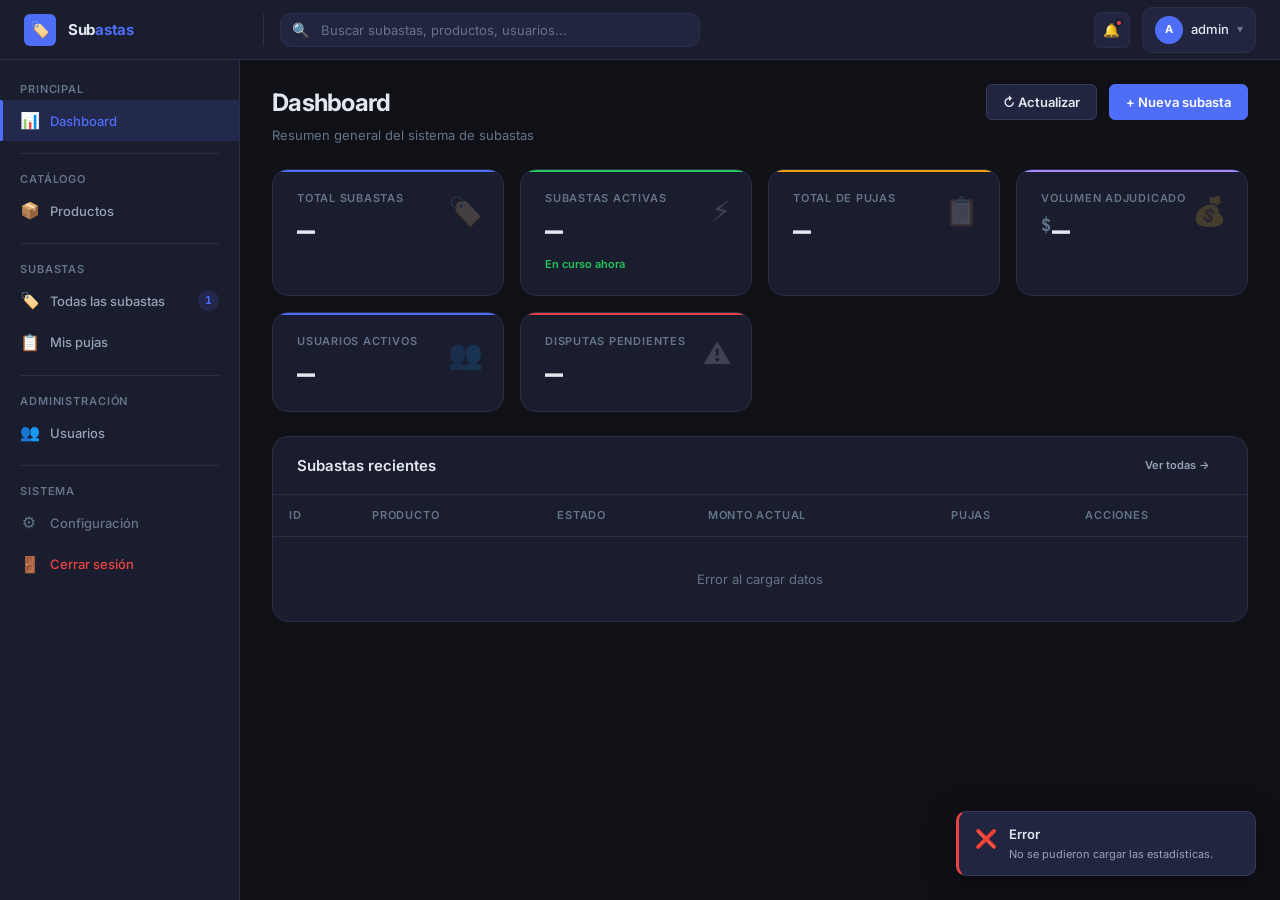
<file: index.html>
<!DOCTYPE html>
<html lang="es">

<head>
  <meta charset="UTF-8">
  <meta name="viewport" content="width=device-width, initial-scale=1.0">
  <title>Subastas Online — Panel de Gestión</title>
  <link rel="preconnect" href="https://fonts.googleapis.com">
  <link rel="preconnect" href="https://fonts.gstatic.com" crossorigin>
  <link
    href="https://fonts.googleapis.com/css2?family=Inter:wght@400;500;600;700&family=JetBrains+Mono:wght@400;600;700&display=swap"
    rel="stylesheet">
  <link rel="stylesheet" href="css/styles.css">
</head>

<body>

  <!-- ═══════════════════════════════════════════════════════════
    APP SHELL
═══════════════════════════════════════════════════════════ -->
  <div class="app-shell">

    <!-- ── HEADER ─────────────────────────────────────────────── -->
    <header class="app-header">
      <a href="#" class="header-logo">
        <div class="header-logo-icon">🏷️</div>
        <span class="header-logo-text">Sub<span>astas</span></span>
      </a>

      <button id="sidebar-toggle" class="btn btn-ghost btn-icon" style="display:none" aria-label="Menú">☰</button>

      <div class="header-search">
        <span class="header-search-icon">🔍</span>
        <input type="search" placeholder="Buscar subastas, productos, usuarios...">
      </div>

      <div class="header-actions">
        <button class="header-notif-btn" aria-label="Notificaciones">
          🔔
          <span class="notif-dot"></span>
        </button>
        <div class="header-user">
          <div class="header-avatar">A</div>
          <span class="header-username">admin</span>
          <span style="color:var(--text-muted);font-size:12px;">▾</span>
        </div>
      </div>
    </header>

    <!-- ── SIDEBAR ────────────────────────────────────────────── -->
    <aside class="app-sidebar" id="app-sidebar">

      <span class="sidebar-section-label">Principal</span>

      <a class="sidebar-nav-item active" data-page="page-dashboard">
        <span class="sidebar-nav-icon">📊</span>
        Dashboard
      </a>

      <div class="sidebar-divider"></div>
      <span class="sidebar-section-label">Catálogo</span>

      <a class="sidebar-nav-item" data-page="page-productos">
        <span class="sidebar-nav-icon">📦</span>
        Productos
      </a>

      <div class="sidebar-divider"></div>
      <span class="sidebar-section-label">Subastas</span>

      <a class="sidebar-nav-item" data-page="page-subastas">
        <span class="sidebar-nav-icon">🏷️</span>
        Todas las subastas
        <span class="sidebar-badge" id="badge-activas">1</span>
      </a>

      <a class="sidebar-nav-item" data-page="page-pujas">
        <span class="sidebar-nav-icon">📋</span>
        Mis pujas
      </a>

      <div class="sidebar-divider"></div>
      <span class="sidebar-section-label">Administración</span>

      <a class="sidebar-nav-item" data-page="page-usuarios">
        <span class="sidebar-nav-icon">👥</span>
        Usuarios
        <span class="sidebar-badge danger" id="badge-bloqueados" style="display:none">!</span>
      </a>

      <div class="sidebar-divider"></div>
      <span class="sidebar-section-label">Sistema</span>

      <a class="sidebar-nav-item" style="color:var(--text-muted)">
        <span class="sidebar-nav-icon">⚙️</span>
        Configuración
      </a>

      <a class="sidebar-nav-item" style="color:var(--danger)" onclick="API.AuthService.logout()">
        <span class="sidebar-nav-icon">🚪</span>
        Cerrar sesión
      </a>
    </aside>

    <!-- ── MAIN CONTENT ───────────────────────────────────────── -->
    <main class="app-main">

      <!-- ═══ DASHBOARD ═══════════════════════════════════════ -->
      <section id="page-dashboard" class="page-section">

        <div class="page-header">
          <div>
            <h1 class="page-title">Dashboard</h1>
            <p class="page-subtitle">Resumen general del sistema de subastas</p>
          </div>
          <div class="page-actions">
            <button class="btn btn-secondary" onclick="App.Dashboard.init()">↻ Actualizar</button>
            <button class="btn btn-primary" onclick="App.Subastas.openFormNuevo(); UI.setActivePage('page-subastas')">+
              Nueva subasta</button>
          </div>
        </div>

        <!-- Métricas -->
        <div class="metrics-grid">
          <div class="metric-card accent">
            <div class="metric-icon">🏷️</div>
            <div class="metric-label">Total subastas</div>
            <div class="metric-value" id="stat-subastas">—</div>
          </div>
          <div class="metric-card success">
            <div class="metric-icon">⚡</div>
            <div class="metric-label">Subastas activas</div>
            <div class="metric-value" id="stat-activas">—</div>
            <div class="metric-delta up" id="stat-activas-delta">En curso ahora</div>
          </div>
          <div class="metric-card warning">
            <div class="metric-icon">📋</div>
            <div class="metric-label">Total de pujas</div>
            <div class="metric-value" id="stat-pujas">—</div>
          </div>
          <div class="metric-card purple">
            <div class="metric-icon">💰</div>
            <div class="metric-label">Volumen adjudicado</div>
            <div class="metric-value money" id="stat-monto">—</div>
          </div>
          <div class="metric-card accent">
            <div class="metric-icon">👥</div>
            <div class="metric-label">Usuarios activos</div>
            <div class="metric-value" id="stat-usuarios">—</div>
          </div>
          <div class="metric-card danger">
            <div class="metric-icon">⚠️</div>
            <div class="metric-label">Disputas pendientes</div>
            <div class="metric-value" id="stat-disputas">—</div>
          </div>
        </div>

        <!-- Subastas recientes -->
        <div class="card">
          <div class="card-header">
            <span class="card-title">Subastas recientes</span>
            <button class="btn btn-ghost btn-sm" onclick="UI.setActivePage('page-subastas'); App.Subastas.init()">Ver
              todas →</button>
          </div>
          <div class="table-wrap">
            <table>
              <thead>
                <tr>
                  <th>ID</th>
                  <th>Producto</th>
                  <th>Estado</th>
                  <th>Monto actual</th>
                  <th>Pujas</th>
                  <th>Acciones</th>
                </tr>
              </thead>
              <tbody id="recent-auctions-body">
                <tr>
                  <td colspan="6" style="text-align:center;padding:2rem;color:var(--text-muted)">Cargando...</td>
                </tr>
              </tbody>
            </table>
          </div>
        </div>

      </section>

      <!-- ═══ PRODUCTOS ════════════════════════════════════════ -->
      <section id="page-productos" class="page-section hidden">

        <div class="page-header">
          <div>
            <h1 class="page-title">Productos</h1>
            <p class="page-subtitle">Gestioná el catálogo de productos disponibles para subastar</p>
          </div>
          <div class="page-actions">
            <button class="btn btn-primary" id="btn-nuevo-producto">+ Nuevo producto</button>
          </div>
        </div>

        <div class="card">
          <div class="table-filters">
            <div class="filter-search">
              <span class="filter-search-icon">🔍</span>
              <input type="search" id="productos-search" placeholder="Buscar por título...">
            </div>
            <select class="filter-select" id="productos-cat-filter">
              <option value="">Todas las categorías</option>
            </select>
            <span class="filter-count" id="productos-count"></span>
          </div>
          <div class="table-wrap">
            <table>
              <thead>
                <tr>
                  <th>ID</th>
                  <th>Título</th>
                  <th>Condición</th>
                  <th>Categoría</th>
                  <th>Vendedor</th>
                  <th>Acciones</th>
                </tr>
              </thead>
              <tbody id="productos-body">
                <tr>
                  <td colspan="6" style="text-align:center;padding:2rem;color:var(--text-muted)">Cargando...</td>
                </tr>
              </tbody>
            </table>
          </div>
        </div>

      </section>

      <!-- ═══ SUBASTAS ═════════════════════════════════════════ -->
      <section id="page-subastas" class="page-section hidden">

        <div class="page-header">
          <div>
            <h1 class="page-title">Subastas</h1>
            <p class="page-subtitle">Administrá el ciclo completo de cada subasta</p>
          </div>
          <div class="page-actions">
            <button class="btn btn-secondary" onclick="App.Subastas.render()">↻ Actualizar</button>
            <button class="btn btn-primary" id="btn-nueva-subasta">+ Nueva subasta</button>
          </div>
        </div>

        <div class="card">
          <div class="table-filters">
            <div class="filter-search">
              <span class="filter-search-icon">🔍</span>
              <input type="search" id="subastas-search" placeholder="Buscar por producto...">
            </div>
            <select class="filter-select" id="subastas-estado-filter">
              <option value="">Todos los estados</option>
              <option value="BORRADOR">Borrador</option>
              <option value="PUBLICADA">Publicada</option>
              <option value="ACTIVA">Activa</option>
              <option value="ADJUDICADA">Adjudicada</option>
              <option value="FINALIZADA">Finalizada</option>
              <option value="CANCELADA">Cancelada</option>
              <option value="EN_DISPUTA">En disputa</option>
            </select>
            <span class="filter-count" id="subastas-count"></span>
          </div>
          <div class="table-wrap">
            <table>
              <thead>
                <tr>
                  <th>ID</th>
                  <th>Producto</th>
                  <th>Estado</th>
                  <th>Monto actual</th>
                  <th>Pujas</th>
                  <th>Cierre</th>
                  <th>Vendedor</th>
                  <th>Acciones</th>
                </tr>
              </thead>
              <tbody id="subastas-body">
                <tr>
                  <td colspan="8" style="text-align:center;padding:2rem;color:var(--text-muted)">Cargando...</td>
                </tr>
              </tbody>
            </table>
          </div>
        </div>

      </section>

      <!-- ═══ MIS PUJAS ════════════════════════════════════════ -->
      <section id="page-pujas" class="page-section hidden">

        <div class="page-header">
          <div>
            <h1 class="page-title">Mis pujas</h1>
            <p class="page-subtitle">Historial de todas tus ofertas registradas</p>
          </div>
        </div>

        <div class="card">
          <div class="table-wrap">
            <table>
              <thead>
                <tr>
                  <th>ID</th>
                  <th>Monto</th>
                  <th>Fecha y hora</th>
                  <th>Subasta</th>
                  <th>Estado</th>
                </tr>
              </thead>
              <tbody id="mis-pujas-body">
                <tr>
                  <td colspan="5" style="text-align:center;padding:2rem;color:var(--text-muted)">Cargando...</td>
                </tr>
              </tbody>
            </table>
          </div>
        </div>

      </section>

      <!-- ═══ USUARIOS ═════════════════════════════════════════ -->
      <section id="page-usuarios" class="page-section hidden">

        <div class="page-header">
          <div>
            <h1 class="page-title">Usuarios</h1>
            <p class="page-subtitle">Gestioná cuentas, roles y bloqueos (solo ADMIN)</p>
          </div>
        </div>

        <div class="card">
          <div class="table-filters">
            <div class="filter-search">
              <span class="filter-search-icon">🔍</span>
              <input type="search" id="usuarios-search" placeholder="Buscar por username o email...">
            </div>
            <select class="filter-select" id="usuarios-estado-filter">
              <option value="">Todos</option>
              <option value="activo">Activos</option>
              <option value="bloqueado">Bloqueados</option>
            </select>
            <span class="filter-count" id="usuarios-count"></span>
          </div>
          <div class="table-wrap">
            <table>
              <thead>
                <tr>
                  <th>ID</th>
                  <th>Usuario</th>
                  <th>Email</th>
                  <th>Roles</th>
                  <th>Estado</th>
                  <th>Acciones</th>
                </tr>
              </thead>
              <tbody id="usuarios-body">
                <tr>
                  <td colspan="6" style="text-align:center;padding:2rem;color:var(--text-muted)">Cargando...</td>
                </tr>
              </tbody>
            </table>
          </div>
        </div>

      </section>

    </main><!-- /app-main -->

  </div><!-- /app-shell -->


  <!-- ═══════════════════════════════════════════════════════════
     DRAWER (panel lateral deslizante para formularios)
═══════════════════════════════════════════════════════════ -->
  <div class="drawer-overlay" id="drawer-overlay"></div>
  <aside class="drawer" id="drawer" aria-label="Panel de formulario">
    <div class="drawer-header">
      <div>
        <div class="drawer-title" id="drawer-title">Formulario</div>
        <div class="drawer-subtitle" id="drawer-subtitle"></div>
      </div>
      <button class="drawer-close" id="drawer-close-btn" aria-label="Cerrar">✕</button>
    </div>
    <div class="drawer-body" id="drawer-body">
      <!-- Contenido dinámico inyectado por app.js -->
    </div>
    <div class="drawer-footer">
      <button class="btn btn-secondary" id="drawer-cancel-btn">Cancelar</button>
      <button class="btn btn-primary" id="drawer-save-btn">Guardar</button>
    </div>
  </aside>


  <!-- ═══════════════════════════════════════════════════════════
     MODAL DE CONFIRMACIÓN
═══════════════════════════════════════════════════════════ -->
  <div class="modal-overlay" id="modal-overlay" role="dialog" aria-modal="true">
    <div class="modal" id="modal">
      <div class="modal-header">
        <div class="modal-icon danger" id="modal-icon">⚠️</div>
        <div>
          <div class="modal-title" id="modal-title">¿Estás seguro?</div>
          <div class="modal-desc" id="modal-desc"></div>
        </div>
      </div>
      <!-- Área para inputs extra (motivo de cancelación, etc.) -->
      <div id="modal-extra"></div>
      <div class="modal-footer">
        <button class="btn btn-secondary" id="modal-cancel-btn">Cancelar</button>
        <button class="btn btn-danger" id="modal-confirm-btn">Confirmar</button>
      </div>
    </div>
  </div>


  <!-- ═══════════════════════════════════════════════════════════
     SCRIPTS
     Orden: api.js → ui.js → app.js
     Para conectar al backend real: cambiar USE_MOCK = false en api.js
═══════════════════════════════════════════════════════════ -->
  <script src="js/api.js"></script>
  <script src="js/ui.js"></script>
  <script src="js/app.js"></script>

</body>

</html>
</file>
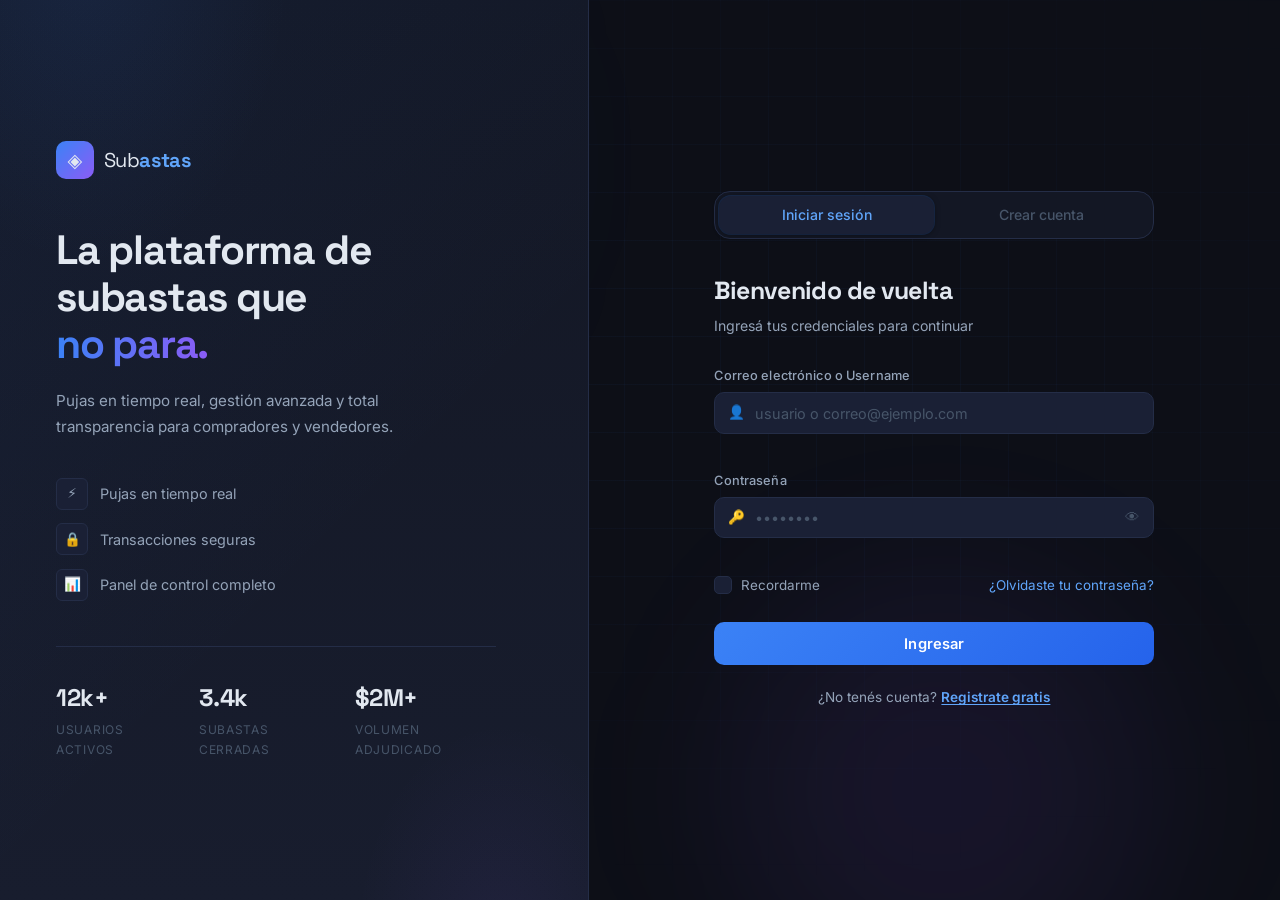
<file: login.html>
<!DOCTYPE html>
<html lang="es">
<head>
  <meta charset="UTF-8" />
  <meta name="viewport" content="width=device-width, initial-scale=1.0"/>
  <title>Subastas Online — Acceso</title>
  <link rel="preconnect" href="https://fonts.googleapis.com">
  <link rel="preconnect" href="https://fonts.gstatic.com" crossorigin>
  <link href="https://fonts.googleapis.com/css2?family=Inter:wght@300;400;500;600;700&family=Space+Grotesk:wght@500;600;700&display=swap" rel="stylesheet">
  <link rel="stylesheet" href="/css/login.css" />
</head>
<body>

  <!-- ===== BACKGROUND PARTICLES ===== -->
  <div class="bg-grid" aria-hidden="true"></div>
  <div class="bg-glow bg-glow--blue" aria-hidden="true"></div>
  <div class="bg-glow bg-glow--purple" aria-hidden="true"></div>

  <!-- ===== MAIN WRAPPER ===== -->
  <main class="auth-wrapper">

    <!-- LEFT PANEL: Branding -->
    <aside class="brand-panel" aria-hidden="true">
      <div class="brand-panel__inner">
        <div class="brand-logo">
          <span class="brand-logo__icon">◈</span>
          <span class="brand-logo__name">Sub<strong>astas</strong></span>
        </div>
        <h1 class="brand-headline">La plataforma de<br/>subastas que<br/><em>no para.</em></h1>
        <p class="brand-sub">Pujas en tiempo real, gestión avanzada y total transparencia para compradores y vendedores.</p>
        <ul class="brand-features" role="list">
          <li class="feature-item">
            <span class="feature-icon">⚡</span>
            <span>Pujas en tiempo real</span>
          </li>
          <li class="feature-item">
            <span class="feature-icon">🔒</span>
            <span>Transacciones seguras</span>
          </li>
          <li class="feature-item">
            <span class="feature-icon">📊</span>
            <span>Panel de control completo</span>
          </li>
        </ul>
        <div class="brand-stat-row" aria-label="Estadísticas de la plataforma">
          <div class="brand-stat">
            <span class="brand-stat__num">12k+</span>
            <span class="brand-stat__label">Usuarios activos</span>
          </div>
          <div class="brand-stat">
            <span class="brand-stat__num">3.4k</span>
            <span class="brand-stat__label">Subastas cerradas</span>
          </div>
          <div class="brand-stat">
            <span class="brand-stat__num">$2M+</span>
            <span class="brand-stat__label">Volumen adjudicado</span>
          </div>
        </div>
      </div>
    </aside>

    <!-- RIGHT PANEL: Auth Forms -->
    <section class="auth-panel">
      <div class="auth-panel__inner">

        <!-- TAB SWITCHER -->
        <div class="auth-tabs" role="tablist" aria-label="Modo de acceso">
          <button
            class="auth-tab auth-tab--active"
            id="tab-login"
            role="tab"
            aria-selected="true"
            aria-controls="panel-login"
            data-target="login"
          >Iniciar sesión</button>
          <button
            class="auth-tab"
            id="tab-register"
            role="tab"
            aria-selected="false"
            aria-controls="panel-register"
            data-target="register"
          >Crear cuenta</button>
        </div>

        <!-- ===== LOGIN FORM ===== -->
        <div
          id="panel-login"
          class="auth-form-panel active"
          role="tabpanel"
          aria-labelledby="tab-login"
        >
          <div class="form-header">
            <h2 class="form-title">Bienvenido de vuelta</h2>
            <p class="form-subtitle">Ingresá tus credenciales para continuar</p>
          </div>

          <form id="loginForm" class="auth-form" novalidate>

          <div class="field-group">
            <label class="field-label" for="login-email">Correo electrónico o Username</label>
            <div class="field-wrap">
              <span class="field-icon" aria-hidden="true">👤</span>
              <input
                type="text"
                id="login-email"
                name="login"
                class="field-input"
                placeholder="usuario o correo@ejemplo.com"
                autocomplete="username"
                required
              />
            </div>
            <span class="field-error" id="login-email-error" role="alert"></span>
          </div>

            <div class="field-group">
              <label class="field-label" for="login-password">Contraseña</label>
              <div class="field-wrap">
                <span class="field-icon" aria-hidden="true">🔑</span>
                <input
                  type="password"
                  id="login-password"
                  name="password"
                  class="field-input"
                  placeholder="••••••••"
                  autocomplete="current-password"
                  required
                />
                <button type="button" class="toggle-pass" aria-label="Mostrar contraseña" data-target="login-password">
                  <span class="eye-icon">👁</span>
                </button>
              </div>
              <span class="field-error" id="login-password-error" role="alert"></span>
            </div>

            <div class="form-row form-row--between">
              <label class="checkbox-label">
                <input type="checkbox" name="remember" id="login-remember" />
                <span class="checkbox-custom"></span>
                <span>Recordarme</span>
              </label>
              <a href="#" class="link-subtle" id="forgotPasswordLink">¿Olvidaste tu contraseña?</a>
            </div>

            <!-- Server-side error banner -->
            <div class="alert alert--error hidden" id="login-server-error" role="alert"></div>
            <div class="alert alert--success hidden" id="login-server-success" role="alert"></div>

            <button type="submit" class="btn-primary btn-full" id="loginBtn">
              <span class="btn-label">Ingresar</span>
              <span class="btn-spinner hidden" aria-hidden="true"></span>
            </button>

          </form>

          <p class="form-footer-text">
            ¿No tenés cuenta?
            <button type="button" class="link-action" data-switch="register">Registrate gratis</button>
          </p>
        </div>

        <!-- ===== REGISTER FORM ===== -->
        <div
          id="panel-register"
          class="auth-form-panel"
          role="tabpanel"
          aria-labelledby="tab-register"
        >
          <div class="form-header">
            <h2 class="form-title">Creá tu cuenta</h2>
            <p class="form-subtitle">Empezá a pujar en minutos, sin costo</p>
          </div>

          <form id="registerForm" class="auth-form" novalidate>

            <div class="form-row form-row--half">
              <div class="field-group">
                <label class="field-label" for="reg-nombre">Nombre</label>
                <div class="field-wrap">
                  <span class="field-icon" aria-hidden="true">👤</span>
                  <input
                    type="text"
                    id="reg-nombre"
                    name="firstName"
                    class="field-input"
                    placeholder="Juan"
                    autocomplete="given-name"
                    required
                  />
                </div>
                <span class="field-error" id="reg-nombre-error" role="alert"></span>
              </div>
              <div class="field-group">
                <label class="field-label" for="reg-apellido">Apellido</label>
                <div class="field-wrap">
                  <input
                    type="text"
                    id="reg-apellido"
                    name="lastName"
                    class="field-input field-input--no-icon"
                    placeholder="García"
                    autocomplete="family-name"
                    required
                  />
                </div>
                <span class="field-error" id="reg-apellido-error" role="alert"></span>
              </div>
            </div>

            <div class="field-group">
              <label class="field-label" for="reg-username">Nombre de usuario</label>
              <div class="field-wrap">
                <span class="field-icon" aria-hidden="true">@</span>
                <input
                  type="text"
                  id="reg-username"
                  name="username"
                  class="field-input"
                  placeholder="juangarcia"
                  autocomplete="username"
                  required
                />
                <span class="field-status" id="username-status" aria-live="polite"></span>
              </div>
              <span class="field-error" id="reg-username-error" role="alert"></span>
            </div>

            <div class="field-group">
              <label class="field-label" for="reg-email">Correo electrónico</label>
              <div class="field-wrap">
                <span class="field-icon" aria-hidden="true">✉</span>
                <input
                  type="email"
                  id="reg-email"
                  name="email"
                  class="field-input"
                  placeholder="juan@correo.com"
                  autocomplete="email"
                  required
                />
              </div>
              <span class="field-error" id="reg-email-error" role="alert"></span>
            </div>

            <div class="field-group">
              <label class="field-label" for="reg-password">Contraseña</label>
              <div class="field-wrap">
                <span class="field-icon" aria-hidden="true">🔑</span>
                <input
                  type="password"
                  id="reg-password"
                  name="password"
                  class="field-input"
                  placeholder="Mín. 8 caracteres"
                  autocomplete="new-password"
                  required
                  minlength="8"
                />
                <button type="button" class="toggle-pass" aria-label="Mostrar contraseña" data-target="reg-password">
                  <span class="eye-icon">👁</span>
                </button>
              </div>
              <!-- Password strength -->
              <div class="pass-strength" id="pass-strength" aria-live="polite">
                <div class="pass-strength__bar">
                  <span class="pass-strength__fill" id="pass-strength-fill"></span>
                </div>
                <span class="pass-strength__label" id="pass-strength-label"></span>
              </div>
              <span class="field-error" id="reg-password-error" role="alert"></span>
            </div>

            <div class="field-group">
              <label class="field-label" for="reg-confirm">Confirmar contraseña</label>
              <div class="field-wrap">
                <span class="field-icon" aria-hidden="true">🔒</span>
                <input
                  type="password"
                  id="reg-confirm"
                  name="confirmPassword"
                  class="field-input"
                  placeholder="Repetí tu contraseña"
                  autocomplete="new-password"
                  required
                />
              </div>
              <span class="field-error" id="reg-confirm-error" role="alert"></span>
            </div>

            <label class="checkbox-label checkbox-label--terms">
              <input type="checkbox" name="terms" id="reg-terms" required />
              <span class="checkbox-custom"></span>
              <span>Acepto los <a href="#" class="link-subtle">Términos de uso</a> y la <a href="#" class="link-subtle">Política de privacidad</a></span>
            </label>
            <span class="field-error" id="reg-terms-error" role="alert"></span>

            <!-- Server-side messages -->
            <div class="alert alert--error hidden" id="register-server-error" role="alert"></div>
            <div class="alert alert--success hidden" id="register-server-success" role="alert"></div>

            <button type="submit" class="btn-primary btn-full" id="registerBtn">
              <span class="btn-label">Crear cuenta</span>
              <span class="btn-spinner hidden" aria-hidden="true"></span>
            </button>

          </form>

          <p class="form-footer-text">
            ¿Ya tenés cuenta?
            <button type="button" class="link-action" data-switch="login">Iniciá sesión</button>
          </p>
        </div>

      </div>
    </section>

  </main>

  <script src="/js/login.js"></script>
</body>
</html>
</file>
<file: css/styles.css>
/* =============================================================================
   SUBASTAS ONLINE — Styles
   Arquitectura CSS: tokens → reset → layout → componentes → utilidades
   ============================================================================= */

/* -----------------------------------------------------------------------------
   1. DESIGN TOKENS
   Cambiar estos valores es suficiente para re-themar toda la app
   ----------------------------------------------------------------------------- */
:root {
  /* Superficies */
  --bg-base:        #0F1117;
  --bg-surface:     #1A1D2E;
  --bg-elevated:    #222540;
  --bg-hover:       #2A2E4A;
  --bg-overlay:     rgba(15, 17, 23, 0.85);

  /* Bordes */
  --border-subtle:  #2A2E4A;
  --border-default: #353A5C;
  --border-strong:  #4F6EF7;

  /* Texto */
  --text-primary:   #E2E8F0;
  --text-secondary: #94A3B8;
  --text-muted:     #64748B;
  --text-inverse:   #0F1117;

  /* Acento principal */
  --accent:         #4F6EF7;
  --accent-hover:   #6B85FF;
  --accent-dim:     rgba(79, 110, 247, 0.15);
  --accent-glow:    0 0 16px rgba(79, 110, 247, 0.45);

  /* Semánticos */
  --success:        #22C55E;
  --success-dim:    rgba(34, 197, 94, 0.15);
  --success-glow:   0 0 12px rgba(34, 197, 94, 0.4);

  --warning:        #F59E0B;
  --warning-dim:    rgba(245, 158, 11, 0.15);
  --warning-glow:   0 0 12px rgba(245, 158, 11, 0.4);

  --danger:         #EF4444;
  --danger-dim:     rgba(239, 68, 68, 0.15);
  --danger-glow:    0 0 12px rgba(239, 68, 68, 0.4);

  --info:           #38BDF8;
  --info-dim:       rgba(56, 189, 248, 0.15);

  --purple:         #A78BFA;
  --purple-dim:     rgba(167, 139, 250, 0.15);
  --purple-glow:    0 0 12px rgba(167, 139, 250, 0.4);

  /* Tipografía */
  --font-ui:        'Inter', system-ui, sans-serif;
  --font-mono:      'JetBrains Mono', 'Fira Code', monospace;

  --text-xs:   0.6875rem;  /* 11px */
  --text-sm:   0.8125rem;  /* 13px */
  --text-base: 0.9375rem;  /* 15px */
  --text-lg:   1.0625rem;  /* 17px */
  --text-xl:   1.25rem;
  --text-2xl:  1.5rem;
  --text-3xl:  1.875rem;

  /* Espaciado */
  --space-1:  0.25rem;
  --space-2:  0.5rem;
  --space-3:  0.75rem;
  --space-4:  1rem;
  --space-5:  1.25rem;
  --space-6:  1.5rem;
  --space-8:  2rem;
  --space-10: 2.5rem;
  --space-12: 3rem;

  /* Layout */
  --sidebar-w:      240px;
  --header-h:       60px;
  --drawer-w:       480px;
  --radius-sm:      6px;
  --radius-md:      10px;
  --radius-lg:      16px;

  /* Transiciones */
  --ease-out: cubic-bezier(0.16, 1, 0.3, 1);
  --duration-fast:   120ms;
  --duration-normal: 220ms;
  --duration-slow:   380ms;
}

/* -----------------------------------------------------------------------------
   2. RESET Y BASE
   ----------------------------------------------------------------------------- */
*, *::before, *::after { box-sizing: border-box; margin: 0; padding: 0; }

html { font-size: 16px; scroll-behavior: smooth; }

body {
  font-family: var(--font-ui);
  font-size: var(--text-base);
  background: var(--bg-base);
  color: var(--text-primary);
  line-height: 1.55;
  -webkit-font-smoothing: antialiased;
  min-height: 100vh;
  overflow-x: hidden;
}

a { color: var(--accent); text-decoration: none; }
a:hover { color: var(--accent-hover); }

img { display: block; max-width: 100%; }
button { cursor: pointer; font-family: inherit; border: none; background: none; }
input, select, textarea { font-family: inherit; }
ul, ol { list-style: none; }

/* -----------------------------------------------------------------------------
   3. LAYOUT PRINCIPAL
   ----------------------------------------------------------------------------- */

/* Shell */
.app-shell {
  display: grid;
  grid-template-columns: var(--sidebar-w) 1fr;
  grid-template-rows: var(--header-h) 1fr;
  min-height: 100vh;
}

/* Header */
.app-header {
  grid-column: 1 / -1;
  display: flex;
  align-items: center;
  padding: 0 var(--space-6);
  background: var(--bg-surface);
  border-bottom: 1px solid var(--border-subtle);
  position: sticky;
  top: 0;
  z-index: 100;
  gap: var(--space-4);
}

.header-logo {
  display: flex;
  align-items: center;
  gap: var(--space-3);
  width: var(--sidebar-w);
  padding-right: var(--space-4);
  border-right: 1px solid var(--border-subtle);
  text-decoration: none;
}

.header-logo-icon {
  width: 32px;
  height: 32px;
  background: var(--accent);
  border-radius: var(--radius-sm);
  display: flex;
  align-items: center;
  justify-content: center;
  font-size: 16px;
  flex-shrink: 0;
}

.header-logo-text {
  font-size: var(--text-base);
  font-weight: 700;
  color: var(--text-primary);
  letter-spacing: -0.02em;
}

.header-logo-text span {
  color: var(--accent);
}

.header-search {
  flex: 1;
  max-width: 420px;
  position: relative;
}

.header-search input {
  width: 100%;
  background: var(--bg-elevated);
  border: 1px solid var(--border-subtle);
  border-radius: var(--radius-md);
  padding: var(--space-2) var(--space-4) var(--space-2) var(--space-10);
  color: var(--text-primary);
  font-size: var(--text-sm);
  transition: border-color var(--duration-fast);
  outline: none;
}

.header-search input:focus {
  border-color: var(--accent);
}

.header-search input::placeholder { color: var(--text-muted); }

.header-search-icon {
  position: absolute;
  left: var(--space-3);
  top: 50%;
  transform: translateY(-50%);
  color: var(--text-muted);
  font-size: 14px;
}

.header-actions {
  display: flex;
  align-items: center;
  gap: var(--space-3);
  margin-left: auto;
}

.header-notif-btn {
  position: relative;
  width: 36px;
  height: 36px;
  display: flex;
  align-items: center;
  justify-content: center;
  border-radius: var(--radius-sm);
  color: var(--text-secondary);
  background: var(--bg-elevated);
  border: 1px solid var(--border-subtle);
  transition: color var(--duration-fast), background var(--duration-fast);
}

.header-notif-btn:hover { color: var(--text-primary); background: var(--bg-hover); }

.notif-dot {
  position: absolute;
  top: 6px; right: 6px;
  width: 8px; height: 8px;
  background: var(--danger);
  border-radius: 50%;
  border: 2px solid var(--bg-surface);
}

.header-user {
  display: flex;
  align-items: center;
  gap: var(--space-2);
  padding: var(--space-2) var(--space-3);
  border-radius: var(--radius-md);
  background: var(--bg-elevated);
  border: 1px solid var(--border-subtle);
  cursor: pointer;
  transition: background var(--duration-fast);
}

.header-user:hover { background: var(--bg-hover); }

.header-avatar {
  width: 28px;
  height: 28px;
  background: var(--accent);
  border-radius: 50%;
  display: flex;
  align-items: center;
  justify-content: center;
  font-size: var(--text-xs);
  font-weight: 700;
  color: white;
}

.header-username {
  font-size: var(--text-sm);
  font-weight: 500;
  color: var(--text-primary);
}

/* Sidebar */
.app-sidebar {
  background: var(--bg-surface);
  border-right: 1px solid var(--border-subtle);
  padding: var(--space-4) 0;
  overflow-y: auto;
  position: sticky;
  top: var(--header-h);
  height: calc(100vh - var(--header-h));
}

.sidebar-section-label {
  font-size: var(--text-xs);
  font-weight: 600;
  color: var(--text-muted);
  letter-spacing: 0.08em;
  text-transform: uppercase;
  padding: var(--space-4) var(--space-5) var(--space-2);
}

.sidebar-nav-item {
  display: flex;
  align-items: center;
  gap: var(--space-3);
  padding: var(--space-2) var(--space-5);
  font-size: var(--text-sm);
  font-weight: 500;
  color: var(--text-secondary);
  text-decoration: none;
  border-radius: 0;
  transition: color var(--duration-fast), background var(--duration-fast);
  position: relative;
  cursor: pointer;
  margin: 1px 0;
}

.sidebar-nav-item:hover {
  color: var(--text-primary);
  background: var(--bg-elevated);
}

.sidebar-nav-item.active {
  color: var(--accent);
  background: var(--accent-dim);
}

.sidebar-nav-item.active::before {
  content: '';
  position: absolute;
  left: 0;
  top: 0; bottom: 0;
  width: 3px;
  background: var(--accent);
  border-radius: 0 2px 2px 0;
}

.sidebar-nav-icon {
  font-size: 16px;
  flex-shrink: 0;
  width: 18px;
  text-align: center;
}

.sidebar-badge {
  margin-left: auto;
  background: var(--accent-dim);
  color: var(--accent);
  font-size: var(--text-xs);
  font-weight: 700;
  padding: 2px 7px;
  border-radius: 99px;
  font-family: var(--font-mono);
}

.sidebar-badge.danger {
  background: var(--danger-dim);
  color: var(--danger);
}

.sidebar-divider {
  height: 1px;
  background: var(--border-subtle);
  margin: var(--space-3) var(--space-5);
}

/* Main content */
.app-main {
  padding: var(--space-6) var(--space-8);
  overflow-y: auto;
}

/* -----------------------------------------------------------------------------
   4. PAGE HEADER
   ----------------------------------------------------------------------------- */
.page-header {
  display: flex;
  align-items: flex-start;
  justify-content: space-between;
  margin-bottom: var(--space-6);
  gap: var(--space-4);
}

.page-title {
  font-size: var(--text-2xl);
  font-weight: 700;
  letter-spacing: -0.03em;
  color: var(--text-primary);
}

.page-subtitle {
  font-size: var(--text-sm);
  color: var(--text-muted);
  margin-top: var(--space-1);
}

.page-actions {
  display: flex;
  gap: var(--space-3);
  align-items: center;
  flex-shrink: 0;
}

/* -----------------------------------------------------------------------------
   5. BOTONES
   ----------------------------------------------------------------------------- */
.btn {
  display: inline-flex;
  align-items: center;
  gap: var(--space-2);
  padding: var(--space-2) var(--space-4);
  border-radius: var(--radius-sm);
  font-size: var(--text-sm);
  font-weight: 600;
  transition: all var(--duration-fast);
  white-space: nowrap;
  border: 1px solid transparent;
  line-height: 1.4;
  outline: none;
}

.btn-primary {
  background: var(--accent);
  color: white;
  border-color: var(--accent);
}
.btn-primary:hover {
  background: var(--accent-hover);
  border-color: var(--accent-hover);
  box-shadow: var(--accent-glow);
}

.btn-secondary {
  background: var(--bg-elevated);
  color: var(--text-primary);
  border-color: var(--border-default);
}
.btn-secondary:hover {
  background: var(--bg-hover);
  border-color: var(--border-strong);
}

.btn-ghost {
  background: transparent;
  color: var(--text-secondary);
  border-color: transparent;
}
.btn-ghost:hover {
  background: var(--bg-elevated);
  color: var(--text-primary);
}

.btn-danger {
  background: var(--danger-dim);
  color: var(--danger);
  border-color: var(--danger);
}
.btn-danger:hover {
  background: var(--danger);
  color: white;
}

.btn-success {
  background: var(--success-dim);
  color: var(--success);
  border-color: var(--success);
}
.btn-success:hover {
  background: var(--success);
  color: white;
}

.btn-sm {
  padding: 4px var(--space-3);
  font-size: var(--text-xs);
  font-weight: 600;
}

.btn-icon {
  width: 32px;
  height: 32px;
  padding: 0;
  justify-content: center;
}

/* -----------------------------------------------------------------------------
   6. CARDS Y MÉTRICAS
   ----------------------------------------------------------------------------- */
.metrics-grid {
  display: grid;
  grid-template-columns: repeat(auto-fit, minmax(200px, 1fr));
  gap: var(--space-4);
  margin-bottom: var(--space-6);
}

.metric-card {
  background: var(--bg-surface);
  border: 1px solid var(--border-subtle);
  border-radius: var(--radius-lg);
  padding: var(--space-5) var(--space-6);
  position: relative;
  overflow: hidden;
  transition: border-color var(--duration-normal), transform var(--duration-normal);
}

.metric-card:hover {
  border-color: var(--border-default);
  transform: translateY(-1px);
}

.metric-card::after {
  content: '';
  position: absolute;
  top: 0; left: 0; right: 0;
  height: 2px;
}

.metric-card.accent::after  { background: var(--accent); }
.metric-card.success::after { background: var(--success); }
.metric-card.warning::after { background: var(--warning); }
.metric-card.danger::after  { background: var(--danger); }
.metric-card.purple::after  { background: var(--purple); }

.metric-label {
  font-size: var(--text-xs);
  font-weight: 600;
  color: var(--text-muted);
  text-transform: uppercase;
  letter-spacing: 0.07em;
  margin-bottom: var(--space-2);
}

.metric-value {
  font-size: var(--text-3xl);
  font-weight: 700;
  font-family: var(--font-mono);
  letter-spacing: -0.03em;
  color: var(--text-primary);
  line-height: 1.1;
}

.metric-value.money::before {
  content: '$';
  font-size: var(--text-lg);
  color: var(--text-muted);
  vertical-align: super;
  margin-right: 2px;
}

.metric-delta {
  display: inline-flex;
  align-items: center;
  gap: 4px;
  font-size: var(--text-xs);
  font-weight: 600;
  margin-top: var(--space-2);
}

.metric-delta.up   { color: var(--success); }
.metric-delta.down { color: var(--danger); }

.metric-icon {
  position: absolute;
  top: var(--space-5);
  right: var(--space-5);
  font-size: 28px;
  opacity: 0.18;
}

/* Content card */
.card {
  background: var(--bg-surface);
  border: 1px solid var(--border-subtle);
  border-radius: var(--radius-lg);
  overflow: hidden;
}

.card-header {
  display: flex;
  align-items: center;
  justify-content: space-between;
  padding: var(--space-4) var(--space-6);
  border-bottom: 1px solid var(--border-subtle);
  gap: var(--space-4);
}

.card-title {
  font-size: var(--text-base);
  font-weight: 600;
  color: var(--text-primary);
}

.card-body {
  padding: var(--space-6);
}

/* -----------------------------------------------------------------------------
   7. TABLAS
   ----------------------------------------------------------------------------- */
.table-wrap {
  overflow-x: auto;
}

table {
  width: 100%;
  border-collapse: collapse;
  font-size: var(--text-sm);
}

thead th {
  text-align: left;
  font-size: var(--text-xs);
  font-weight: 600;
  color: var(--text-muted);
  text-transform: uppercase;
  letter-spacing: 0.07em;
  padding: var(--space-3) var(--space-4);
  border-bottom: 1px solid var(--border-subtle);
  white-space: nowrap;
}

tbody tr {
  border-bottom: 1px solid var(--border-subtle);
  transition: background var(--duration-fast);
}

tbody tr:last-child { border-bottom: none; }

tbody tr:hover { background: var(--bg-elevated); }

tbody td {
  padding: var(--space-3) var(--space-4);
  color: var(--text-primary);
  vertical-align: middle;
}

.td-mono {
  font-family: var(--font-mono);
  font-size: var(--text-xs);
  color: var(--text-muted);
}

.td-title {
  font-weight: 600;
  color: var(--text-primary);
  max-width: 260px;
  white-space: nowrap;
  overflow: hidden;
  text-overflow: ellipsis;
}

.td-money {
  font-family: var(--font-mono);
  font-weight: 600;
  color: var(--text-primary);
}

.td-actions {
  display: flex;
  gap: var(--space-2);
  align-items: center;
}

/* Empty state */
.empty-state {
  text-align: center;
  padding: var(--space-12) var(--space-8);
}

.empty-state-icon {
  font-size: 48px;
  margin-bottom: var(--space-4);
  opacity: 0.4;
}

.empty-state-title {
  font-size: var(--text-lg);
  font-weight: 600;
  color: var(--text-secondary);
  margin-bottom: var(--space-2);
}

.empty-state-desc {
  font-size: var(--text-sm);
  color: var(--text-muted);
  margin-bottom: var(--space-6);
  max-width: 320px;
  margin-left: auto;
  margin-right: auto;
}

/* -----------------------------------------------------------------------------
   8. BADGES DE ESTADO (firma visual: glow por estado)
   ----------------------------------------------------------------------------- */
.badge {
  display: inline-flex;
  align-items: center;
  gap: 5px;
  padding: 3px 10px;
  border-radius: 99px;
  font-size: var(--text-xs);
  font-weight: 700;
  letter-spacing: 0.04em;
  font-family: var(--font-mono);
  border: 1px solid transparent;
  white-space: nowrap;
  text-transform: uppercase;
}

.badge::before {
  content: '';
  width: 6px;
  height: 6px;
  border-radius: 50%;
  flex-shrink: 0;
}

/* Estados de subasta con glow */
.badge-borrador  { background: var(--bg-elevated); color: var(--text-muted);    border-color: var(--border-default); }
.badge-borrador::before { background: var(--text-muted); }

.badge-publicada { background: var(--info-dim);    color: var(--info);          border-color: var(--info); }
.badge-publicada::before { background: var(--info); }

.badge-activa    {
  background: var(--success-dim);
  color: var(--success);
  border-color: var(--success);
  box-shadow: var(--success-glow);
  animation: pulse-badge 2.4s ease-in-out infinite;
}
.badge-activa::before { background: var(--success); }

.badge-finalizada { background: var(--bg-elevated); color: var(--text-secondary); border-color: var(--border-default); }
.badge-finalizada::before { background: var(--text-secondary); }

.badge-cancelada  { background: var(--danger-dim);  color: var(--danger);        border-color: var(--danger); }
.badge-cancelada::before { background: var(--danger); }

.badge-adjudicada { background: var(--accent-dim);  color: var(--accent);        border-color: var(--accent); box-shadow: var(--accent-glow); }
.badge-adjudicada::before { background: var(--accent); }

.badge-en_disputa {
  background: var(--warning-dim);
  color: var(--warning);
  border-color: var(--warning);
  box-shadow: var(--warning-glow);
  animation: pulse-badge 1.6s ease-in-out infinite;
}
.badge-en_disputa::before { background: var(--warning); }

/* Roles */
.badge-role {
  background: var(--purple-dim);
  color: var(--purple);
  border-color: var(--purple);
  font-size: 10px;
  padding: 2px 8px;
}
.badge-role::before { display: none; }

@keyframes pulse-badge {
  0%, 100% { opacity: 1; }
  50% { opacity: 0.65; }
}

/* Condición de producto */
.badge-nuevo  { background: var(--success-dim); color: var(--success); border-color: var(--success); }
.badge-nuevo::before { background: var(--success); }
.badge-usado  { background: var(--warning-dim); color: var(--warning); border-color: var(--warning); }
.badge-usado::before { background: var(--warning); }
.badge-reacondicionado { background: var(--info-dim); color: var(--info); border-color: var(--info); }
.badge-reacondicionado::before { background: var(--info); }

/* -----------------------------------------------------------------------------
   9. FORMULARIOS
   ----------------------------------------------------------------------------- */
.form-group {
  margin-bottom: var(--space-5);
}

.form-label {
  display: block;
  font-size: var(--text-sm);
  font-weight: 600;
  color: var(--text-secondary);
  margin-bottom: var(--space-2);
}

.form-label .required {
  color: var(--danger);
  margin-left: 3px;
}

.form-hint {
  font-size: var(--text-xs);
  color: var(--text-muted);
  margin-top: var(--space-1);
}

.form-error {
  font-size: var(--text-xs);
  color: var(--danger);
  margin-top: var(--space-1);
  display: none;
}

.form-control {
  width: 100%;
  background: var(--bg-base);
  border: 1px solid var(--border-default);
  border-radius: var(--radius-sm);
  padding: var(--space-3) var(--space-4);
  color: var(--text-primary);
  font-size: var(--text-sm);
  transition: border-color var(--duration-fast), box-shadow var(--duration-fast);
  outline: none;
  line-height: 1.5;
}

.form-control:focus {
  border-color: var(--accent);
  box-shadow: 0 0 0 3px var(--accent-dim);
}

.form-control::placeholder { color: var(--text-muted); }

.form-control:disabled {
  opacity: 0.5;
  cursor: not-allowed;
}

.form-control.error {
  border-color: var(--danger);
  box-shadow: 0 0 0 3px var(--danger-dim);
}

.form-control.error + .form-error { display: block; }

textarea.form-control {
  resize: vertical;
  min-height: 90px;
}

select.form-control {
  appearance: none;
  background-image: url("data:image/svg+xml,%3Csvg xmlns='http://www.w3.org/2000/svg' width='12' height='8' fill='none'%3E%3Cpath d='M1 1l5 5 5-5' stroke='%2364748b' stroke-width='1.5' stroke-linecap='round'/%3E%3C/svg%3E");
  background-repeat: no-repeat;
  background-position: right 14px center;
  padding-right: 36px;
  cursor: pointer;
}

.form-row {
  display: grid;
  grid-template-columns: 1fr 1fr;
  gap: var(--space-4);
}

.form-row-3 {
  display: grid;
  grid-template-columns: 1fr 1fr 1fr;
  gap: var(--space-4);
}

.form-divider {
  border: none;
  border-top: 1px solid var(--border-subtle);
  margin: var(--space-6) 0;
}

.form-section-title {
  font-size: var(--text-xs);
  font-weight: 700;
  color: var(--text-muted);
  text-transform: uppercase;
  letter-spacing: 0.08em;
  margin-bottom: var(--space-4);
}

/* Input con prefijo */
.input-group {
  position: relative;
}

.input-prefix {
  position: absolute;
  left: var(--space-3);
  top: 50%;
  transform: translateY(-50%);
  font-family: var(--font-mono);
  font-size: var(--text-sm);
  font-weight: 600;
  color: var(--text-muted);
  pointer-events: none;
  line-height: 1;
}

.input-group .form-control { padding-left: var(--space-7); }

/* -----------------------------------------------------------------------------
   10. DRAWER (panel lateral deslizante)
   ----------------------------------------------------------------------------- */
.drawer-overlay {
  position: fixed;
  inset: 0;
  background: var(--bg-overlay);
  z-index: 200;
  opacity: 0;
  pointer-events: none;
  transition: opacity var(--duration-normal) var(--ease-out);
  backdrop-filter: blur(3px);
}

.drawer-overlay.open {
  opacity: 1;
  pointer-events: all;
}

.drawer {
  position: fixed;
  top: 0;
  right: 0;
  bottom: 0;
  width: var(--drawer-w);
  max-width: 95vw;
  background: var(--bg-surface);
  border-left: 1px solid var(--border-default);
  z-index: 201;
  display: flex;
  flex-direction: column;
  transform: translateX(100%);
  transition: transform var(--duration-slow) var(--ease-out);
  overflow: hidden;
}

.drawer.open {
  transform: translateX(0);
}

.drawer-header {
  display: flex;
  align-items: center;
  justify-content: space-between;
  padding: var(--space-5) var(--space-6);
  border-bottom: 1px solid var(--border-subtle);
  flex-shrink: 0;
}

.drawer-title {
  font-size: var(--text-lg);
  font-weight: 700;
  color: var(--text-primary);
  letter-spacing: -0.02em;
}

.drawer-subtitle {
  font-size: var(--text-xs);
  color: var(--text-muted);
  margin-top: 2px;
}

.drawer-close {
  width: 32px;
  height: 32px;
  border-radius: var(--radius-sm);
  display: flex;
  align-items: center;
  justify-content: center;
  color: var(--text-muted);
  background: var(--bg-elevated);
  border: 1px solid var(--border-subtle);
  transition: all var(--duration-fast);
}

.drawer-close:hover {
  color: var(--text-primary);
  background: var(--bg-hover);
}

.drawer-body {
  flex: 1;
  overflow-y: auto;
  padding: var(--space-6);
}

.drawer-footer {
  padding: var(--space-4) var(--space-6);
  border-top: 1px solid var(--border-subtle);
  display: flex;
  gap: var(--space-3);
  justify-content: flex-end;
  flex-shrink: 0;
}

/* -----------------------------------------------------------------------------
   11. MODALES DE CONFIRMACIÓN
   ----------------------------------------------------------------------------- */
.modal-overlay {
  position: fixed;
  inset: 0;
  background: var(--bg-overlay);
  z-index: 300;
  display: flex;
  align-items: center;
  justify-content: center;
  padding: var(--space-4);
  opacity: 0;
  pointer-events: none;
  transition: opacity var(--duration-normal);
  backdrop-filter: blur(4px);
}

.modal-overlay.open {
  opacity: 1;
  pointer-events: all;
}

.modal {
  background: var(--bg-surface);
  border: 1px solid var(--border-default);
  border-radius: var(--radius-lg);
  width: 100%;
  max-width: 440px;
  transform: scale(0.95) translateY(8px);
  transition: transform var(--duration-normal) var(--ease-out);
  overflow: hidden;
}

.modal-overlay.open .modal {
  transform: scale(1) translateY(0);
}

.modal-header {
  padding: var(--space-5) var(--space-6) var(--space-4);
  display: flex;
  align-items: flex-start;
  gap: var(--space-4);
}

.modal-icon {
  width: 44px;
  height: 44px;
  border-radius: var(--radius-md);
  display: flex;
  align-items: center;
  justify-content: center;
  font-size: 22px;
  flex-shrink: 0;
}

.modal-icon.danger  { background: var(--danger-dim); }
.modal-icon.warning { background: var(--warning-dim); }
.modal-icon.success { background: var(--success-dim); }

.modal-title {
  font-size: var(--text-lg);
  font-weight: 700;
  color: var(--text-primary);
  margin-bottom: var(--space-1);
}

.modal-desc {
  font-size: var(--text-sm);
  color: var(--text-secondary);
  line-height: 1.6;
}

.modal-footer {
  padding: var(--space-4) var(--space-6) var(--space-5);
  display: flex;
  gap: var(--space-3);
  justify-content: flex-end;
}

/* Textarea en modal (motivo cancelación) */
.modal-textarea {
  margin: 0 var(--space-6) var(--space-2);
}

/* -----------------------------------------------------------------------------
   12. TOAST NOTIFICATIONS
   ----------------------------------------------------------------------------- */
.toast-container {
  position: fixed;
  bottom: var(--space-6);
  right: var(--space-6);
  z-index: 400;
  display: flex;
  flex-direction: column;
  gap: var(--space-3);
  pointer-events: none;
}

.toast {
  display: flex;
  align-items: flex-start;
  gap: var(--space-3);
  background: var(--bg-elevated);
  border: 1px solid var(--border-default);
  border-radius: var(--radius-md);
  padding: var(--space-3) var(--space-4);
  min-width: 300px;
  max-width: 400px;
  box-shadow: 0 8px 32px rgba(0,0,0,0.4);
  pointer-events: all;
  transform: translateX(120%);
  transition: transform var(--duration-slow) var(--ease-out);
}

.toast.show { transform: translateX(0); }
.toast.hide { transform: translateX(120%); }

.toast-icon { font-size: 18px; flex-shrink: 0; margin-top: 1px; }

.toast-success { border-left: 3px solid var(--success); }
.toast-error   { border-left: 3px solid var(--danger);  }
.toast-warning { border-left: 3px solid var(--warning); }
.toast-info    { border-left: 3px solid var(--accent);  }

.toast-title {
  font-size: var(--text-sm);
  font-weight: 600;
  color: var(--text-primary);
}

.toast-msg {
  font-size: var(--text-xs);
  color: var(--text-secondary);
  margin-top: 2px;
}

/* -----------------------------------------------------------------------------
   13. FILTROS Y BÚSQUEDA EN TABLAS
   ----------------------------------------------------------------------------- */
.table-filters {
  display: flex;
  gap: var(--space-3);
  align-items: center;
  padding: var(--space-4) var(--space-6);
  border-bottom: 1px solid var(--border-subtle);
  flex-wrap: wrap;
}

.filter-search {
  position: relative;
  flex: 1;
  min-width: 200px;
  max-width: 300px;
}

.filter-search input {
  width: 100%;
  background: var(--bg-base);
  border: 1px solid var(--border-default);
  border-radius: var(--radius-sm);
  padding: var(--space-2) var(--space-3) var(--space-2) var(--space-8);
  color: var(--text-primary);
  font-size: var(--text-sm);
  outline: none;
  transition: border-color var(--duration-fast);
}

.filter-search input:focus { border-color: var(--accent); }
.filter-search input::placeholder { color: var(--text-muted); }

.filter-search-icon {
  position: absolute;
  left: var(--space-3);
  top: 50%;
  transform: translateY(-50%);
  color: var(--text-muted);
  font-size: 13px;
  pointer-events: none;
}

.filter-select {
  background: var(--bg-base);
  border: 1px solid var(--border-default);
  border-radius: var(--radius-sm);
  padding: var(--space-2) var(--space-8) var(--space-2) var(--space-3);
  color: var(--text-secondary);
  font-size: var(--text-sm);
  outline: none;
  cursor: pointer;
  appearance: none;
  background-image: url("data:image/svg+xml,%3Csvg xmlns='http://www.w3.org/2000/svg' width='12' height='8' fill='none'%3E%3Cpath d='M1 1l5 5 5-5' stroke='%2364748b' stroke-width='1.5' stroke-linecap='round'/%3E%3C/svg%3E");
  background-repeat: no-repeat;
  background-position: right 10px center;
  transition: border-color var(--duration-fast);
}

.filter-select:focus { border-color: var(--accent); outline: none; }

.filter-count {
  font-size: var(--text-xs);
  color: var(--text-muted);
  font-family: var(--font-mono);
  margin-left: auto;
  white-space: nowrap;
}

/* -----------------------------------------------------------------------------
   14. TEMPORIZADOR EN VIVO
   ----------------------------------------------------------------------------- */
.live-timer {
  font-family: var(--font-mono);
  font-size: var(--text-xs);
  font-weight: 700;
  letter-spacing: 0.05em;
  color: var(--warning);
}

.live-timer.urgent { color: var(--danger); animation: pulse-badge 1s infinite; }
.live-timer.closed { color: var(--text-muted); }

/* -----------------------------------------------------------------------------
   15. COUNTDOWN CARD (en detalle de subasta)
   ----------------------------------------------------------------------------- */
.countdown-grid {
  display: flex;
  gap: var(--space-3);
  align-items: center;
}

.countdown-unit {
  text-align: center;
  background: var(--bg-base);
  border: 1px solid var(--border-subtle);
  border-radius: var(--radius-sm);
  padding: var(--space-2) var(--space-4);
  min-width: 52px;
}

.countdown-num {
  font-family: var(--font-mono);
  font-size: var(--text-xl);
  font-weight: 700;
  color: var(--text-primary);
  line-height: 1;
}

.countdown-lbl {
  font-size: 10px;
  color: var(--text-muted);
  text-transform: uppercase;
  letter-spacing: 0.06em;
  margin-top: 3px;
}

.countdown-sep {
  font-family: var(--font-mono);
  font-size: var(--text-xl);
  color: var(--text-muted);
  font-weight: 700;
  line-height: 1;
}

/* -----------------------------------------------------------------------------
   16. TABS
   ----------------------------------------------------------------------------- */
.tabs {
  display: flex;
  gap: 2px;
  border-bottom: 1px solid var(--border-subtle);
  padding: 0 var(--space-6);
  margin-bottom: 0;
}

.tab-btn {
  padding: var(--space-3) var(--space-4);
  font-size: var(--text-sm);
  font-weight: 500;
  color: var(--text-muted);
  border-bottom: 2px solid transparent;
  margin-bottom: -1px;
  transition: color var(--duration-fast), border-color var(--duration-fast);
  white-space: nowrap;
}

.tab-btn:hover { color: var(--text-secondary); }

.tab-btn.active {
  color: var(--accent);
  border-bottom-color: var(--accent);
  font-weight: 600;
}

.tab-panel { display: none; }
.tab-panel.active { display: block; }

/* -----------------------------------------------------------------------------
   17. UTILIDADES
   ----------------------------------------------------------------------------- */
.text-muted   { color: var(--text-muted); }
.text-secondary { color: var(--text-secondary); }
.text-success { color: var(--success); }
.text-danger  { color: var(--danger); }
.text-warning { color: var(--warning); }
.text-accent  { color: var(--accent); }
.text-mono    { font-family: var(--font-mono); }
.text-sm      { font-size: var(--text-sm); }
.text-xs      { font-size: var(--text-xs); }
.font-bold    { font-weight: 700; }
.font-600     { font-weight: 600; }

.flex         { display: flex; }
.flex-col     { flex-direction: column; }
.items-center { align-items: center; }
.justify-between { justify-content: space-between; }
.gap-2        { gap: var(--space-2); }
.gap-3        { gap: var(--space-3); }
.gap-4        { gap: var(--space-4); }

.mt-2  { margin-top: var(--space-2); }
.mt-4  { margin-top: var(--space-4); }
.mt-6  { margin-top: var(--space-6); }
.mb-4  { margin-bottom: var(--space-4); }
.mb-6  { margin-bottom: var(--space-6); }

.hidden { display: none !important; }
.sr-only {
  position: absolute; width: 1px; height: 1px;
  overflow: hidden; clip: rect(0,0,0,0); white-space: nowrap;
}

/* Scrollbar personalizada */
::-webkit-scrollbar { width: 6px; height: 6px; }
::-webkit-scrollbar-track { background: transparent; }
::-webkit-scrollbar-thumb { background: var(--border-default); border-radius: 3px; }
::-webkit-scrollbar-thumb:hover { background: var(--border-strong); }

/* Google Fonts import */
@import url('https://fonts.googleapis.com/css2?family=Inter:wght@400;500;600;700&family=JetBrains+Mono:wght@400;600;700&display=swap');

/* -----------------------------------------------------------------------------
   18. RESPONSIVE (base: desktop-first, mobile desde 768px)
   ----------------------------------------------------------------------------- */
@media (max-width: 900px) {
  .app-shell {
    grid-template-columns: 1fr;
    grid-template-rows: var(--header-h) 1fr;
  }

  .app-sidebar {
    position: fixed;
    left: -100%;
    top: var(--header-h);
    height: calc(100vh - var(--header-h));
    width: 260px;
    z-index: 150;
    transition: left var(--duration-normal) var(--ease-out);
  }

  .app-sidebar.open { left: 0; }

  .header-logo { border-right: none; }
  .app-main { padding: var(--space-4); }
  .form-row, .form-row-3 { grid-template-columns: 1fr; }
  .drawer { width: 100%; max-width: 100%; }
  .metrics-grid { grid-template-columns: 1fr 1fr; }
}

@media (max-width: 480px) {
  .metrics-grid { grid-template-columns: 1fr; }
}
</file>
<file: css/login.css>
/* ==========================================================
   SUBASTAS ONLINE — Auth Styles
   Theme: Dark Navy / Accent Blue-Teal
   Fonts: Space Grotesk (display) · Inter (body)
   ========================================================== */

/* ── Reset & Base ─────────────────────────────────────── */
*, *::before, *::after { box-sizing: border-box; margin: 0; padding: 0; }

:root {
  /* Palette */
  --bg-deep:       #0d0f17;
  --bg-card:       #131724;
  --bg-card-2:     #181d2e;
  --bg-input:      #1a2035;
  --bg-input-focus:#1f2844;
  --border:        #242d47;
  --border-focus:  #3b82f6;
  --border-error:  #ef4444;
  --border-success:#22c55e;

  /* Accent */
  --accent-blue:   #3b82f6;
  --accent-blue-h: #60a5fa;
  --accent-green:  #22c55e;
  --accent-amber:  #f59e0b;
  --accent-red:    #ef4444;
  --accent-purple: #8b5cf6;

  /* Text */
  --text-primary:  #e2e8f0;
  --text-secondary:#94a3b8;
  --text-muted:    #475569;
  --text-link:     #60a5fa;

  /* Glow (subtle ambient) */
  --glow-blue:     rgba(59,130,246,0.12);
  --glow-purple:   rgba(139,92,246,0.08);

  /* Typography */
  --font-display:  'Space Grotesk', system-ui, sans-serif;
  --font-body:     'Inter', system-ui, sans-serif;

  /* Sizing */
  --radius-sm:     6px;
  --radius-md:     10px;
  --radius-lg:     16px;
  --radius-xl:     22px;

  /* Motion */
  --ease-out:      cubic-bezier(0.22, 1, 0.36, 1);
  --ease-in-out:   cubic-bezier(0.45, 0, 0.55, 1);
  --dur-fast:      150ms;
  --dur-med:       280ms;
  --dur-slow:      420ms;
}

html { font-size: 16px; -webkit-text-size-adjust: 100%; }

body {
  min-height: 100dvh;
  background: var(--bg-deep);
  color: var(--text-primary);
  font-family: var(--font-body);
  font-size: 0.9rem;
  line-height: 1.6;
  overflow-x: hidden;
}

/* ── Background Decorations ───────────────────────────── */
.bg-grid {
  position: fixed;
  inset: 0;
  z-index: 0;
  pointer-events: none;
  background-image:
    linear-gradient(rgba(59,130,246,0.04) 1px, transparent 1px),
    linear-gradient(90deg, rgba(59,130,246,0.04) 1px, transparent 1px);
  background-size: 48px 48px;
  mask-image: radial-gradient(ellipse at 60% 40%, black 20%, transparent 70%);
}

.bg-glow {
  position: fixed;
  z-index: 0;
  pointer-events: none;
  border-radius: 50%;
  filter: blur(80px);
}
.bg-glow--blue {
  width: 560px; height: 560px;
  top: -120px; left: -80px;
  background: var(--glow-blue);
}
.bg-glow--purple {
  width: 420px; height: 420px;
  bottom: -100px; right: 10%;
  background: var(--glow-purple);
}

/* ── Layout ───────────────────────────────────────────── */
.auth-wrapper {
  position: relative;
  z-index: 1;
  min-height: 100dvh;
  display: flex;
}

/* ── Brand Panel (left) ───────────────────────────────── */
.brand-panel {
  flex: 0 0 46%;
  display: flex;
  align-items: center;
  padding: 3rem 3.5rem;
  background:
    linear-gradient(135deg, rgba(59,130,246,0.06) 0%, transparent 60%),
    linear-gradient(to bottom, var(--bg-card) 0%, var(--bg-card-2) 100%);
  border-right: 1px solid var(--border);
  position: relative;
  overflow: hidden;
}

.brand-panel::before {
  content: '';
  position: absolute;
  top: -40%; left: -20%;
  width: 70%; height: 70%;
  background: radial-gradient(ellipse, rgba(59,130,246,0.08) 0%, transparent 70%);
  pointer-events: none;
}

.brand-panel::after {
  content: '';
  position: absolute;
  bottom: -30%; right: -10%;
  width: 50%; height: 50%;
  background: radial-gradient(ellipse, rgba(139,92,246,0.07) 0%, transparent 70%);
  pointer-events: none;
}

.brand-panel__inner {
  position: relative;
  z-index: 1;
  max-width: 440px;
}

/* Logo */
.brand-logo {
  display: flex;
  align-items: center;
  gap: 0.6rem;
  margin-bottom: 3rem;
}
.brand-logo__icon {
  width: 38px; height: 38px;
  background: linear-gradient(135deg, var(--accent-blue), var(--accent-purple));
  border-radius: 10px;
  display: grid;
  place-items: center;
  font-size: 1.2rem;
  flex-shrink: 0;
}
.brand-logo__name {
  font-family: var(--font-display);
  font-size: 1.25rem;
  letter-spacing: -0.02em;
  color: var(--text-primary);
}
.brand-logo__name strong { color: var(--accent-blue-h); font-weight: 700; }

/* Headline */
.brand-headline {
  font-family: var(--font-display);
  font-size: clamp(2rem, 3.2vw, 2.8rem);
  font-weight: 700;
  line-height: 1.15;
  letter-spacing: -0.03em;
  color: var(--text-primary);
  margin-bottom: 1.2rem;
}
.brand-headline em {
  font-style: normal;
  background: linear-gradient(90deg, var(--accent-blue), var(--accent-purple));
  -webkit-background-clip: text;
  -webkit-text-fill-color: transparent;
  background-clip: text;
}

.brand-sub {
  font-size: 0.95rem;
  color: var(--text-secondary);
  line-height: 1.7;
  margin-bottom: 2.4rem;
  max-width: 380px;
}

/* Features list */
.brand-features {
  list-style: none;
  display: flex;
  flex-direction: column;
  gap: 0.85rem;
  margin-bottom: 2.8rem;
}
.feature-item {
  display: flex;
  align-items: center;
  gap: 0.75rem;
  font-size: 0.9rem;
  color: var(--text-secondary);
}
.feature-icon {
  width: 32px; height: 32px;
  background: var(--bg-input);
  border: 1px solid var(--border);
  border-radius: var(--radius-sm);
  display: grid;
  place-items: center;
  font-size: 0.85rem;
  flex-shrink: 0;
}

/* Stats row */
.brand-stat-row {
  display: flex;
  gap: 1.6rem;
  padding-top: 2rem;
  border-top: 1px solid var(--border);
}
.brand-stat {
  display: flex;
  flex-direction: column;
  gap: 0.2rem;
}
.brand-stat__num {
  font-family: var(--font-display);
  font-size: 1.5rem;
  font-weight: 700;
  letter-spacing: -0.02em;
  color: var(--text-primary);
}
.brand-stat__label {
  font-size: 0.75rem;
  color: var(--text-muted);
  text-transform: uppercase;
  letter-spacing: 0.06em;
}

/* ── Auth Panel (right) ───────────────────────────────── */
.auth-panel {
  flex: 1;
  display: flex;
  align-items: center;
  justify-content: center;
  padding: 2.5rem 2rem;
  overflow-y: auto;
}

.auth-panel__inner {
  width: 100%;
  max-width: 440px;
}

/* ── Tabs ─────────────────────────────────────────────── */
.auth-tabs {
  display: flex;
  gap: 0;
  background: var(--bg-card);
  border: 1px solid var(--border);
  border-radius: var(--radius-lg);
  padding: 4px;
  margin-bottom: 2rem;
}

.auth-tab {
  flex: 1;
  padding: 0.65rem 1rem;
  background: transparent;
  border: none;
  border-radius: calc(var(--radius-lg) - 4px);
  color: var(--text-muted);
  font-family: var(--font-body);
  font-size: 0.88rem;
  font-weight: 500;
  cursor: pointer;
  transition: all var(--dur-med) var(--ease-out);
  white-space: nowrap;
}

.auth-tab--active,
.auth-tab:hover {
  color: var(--text-primary);
}

.auth-tab--active {
  background: var(--bg-input);
  box-shadow: 0 1px 6px rgba(0,0,0,0.4), 0 0 0 1px rgba(59,130,246,0.2);
  color: var(--accent-blue-h);
}

/* ── Form Panels ──────────────────────────────────────── */
.auth-form-panel {
  display: none;
  animation: fadeSlideIn var(--dur-med) var(--ease-out) both;
}
.auth-form-panel.active { display: block; }

@keyframes fadeSlideIn {
  from { opacity: 0; transform: translateY(12px); }
  to   { opacity: 1; transform: translateY(0); }
}

/* Form header */
.form-header { margin-bottom: 1.8rem; }
.form-title {
  font-family: var(--font-display);
  font-size: 1.55rem;
  font-weight: 700;
  letter-spacing: -0.025em;
  color: var(--text-primary);
  margin-bottom: 0.3rem;
}
.form-subtitle {
  font-size: 0.88rem;
  color: var(--text-secondary);
}

/* ── Form ─────────────────────────────────────────────── */
.auth-form {
  display: flex;
  flex-direction: column;
  gap: 1.1rem;
}

/* Row helpers */
.form-row {
  display: flex;
  gap: 1rem;
  align-items: flex-start;
}
.form-row--between {
  justify-content: space-between;
  align-items: center;
}
.form-row--half > * { flex: 1; min-width: 0; }

/* Field group */
.field-group {
  display: flex;
  flex-direction: column;
  gap: 0.35rem;
}

.field-label {
  font-size: 0.8rem;
  font-weight: 500;
  color: var(--text-secondary);
  letter-spacing: 0.01em;
}

/* Field wrap (icon + input + toggle) */
.field-wrap {
  position: relative;
  display: flex;
  align-items: center;
}

.field-icon {
  position: absolute;
  left: 0.85rem;
  font-size: 0.85rem;
  color: var(--text-muted);
  pointer-events: none;
  z-index: 1;
  line-height: 1;
}

.field-input {
  width: 100%;
  padding: 0.7rem 0.9rem 0.7rem 2.5rem;
  background: var(--bg-input);
  border: 1px solid var(--border);
  border-radius: var(--radius-md);
  color: var(--text-primary);
  font-family: var(--font-body);
  font-size: 0.9rem;
  transition: border-color var(--dur-fast) ease, background var(--dur-fast) ease,
              box-shadow var(--dur-fast) ease;
  outline: none;
  -webkit-appearance: none;
}

.field-input--no-icon { padding-left: 0.9rem; }

.field-input::placeholder { color: var(--text-muted); }

.field-input:focus {
  border-color: var(--border-focus);
  background: var(--bg-input-focus);
  box-shadow: 0 0 0 3px rgba(59,130,246,0.15);
}

.field-input.is-error {
  border-color: var(--border-error);
  box-shadow: 0 0 0 3px rgba(239,68,68,0.12);
}

.field-input.is-valid {
  border-color: var(--border-success);
}

/* Password toggle */
.toggle-pass {
  position: absolute;
  right: 0.7rem;
  background: none;
  border: none;
  cursor: pointer;
  padding: 0.25rem;
  color: var(--text-muted);
  transition: color var(--dur-fast);
  line-height: 1;
}
.toggle-pass:hover { color: var(--text-secondary); }
.eye-icon { font-size: 0.9rem; }

/* Field status (username check) */
.field-status {
  position: absolute;
  right: 0.85rem;
  font-size: 0.8rem;
  font-weight: 600;
}
.field-status.available { color: var(--accent-green); }
.field-status.taken     { color: var(--accent-red); }

/* Error message */
.field-error {
  font-size: 0.78rem;
  color: var(--accent-red);
  min-height: 1.1em;
  font-weight: 500;
}

/* ── Password Strength ────────────────────────────────── */
.pass-strength {
  display: flex;
  align-items: center;
  gap: 0.6rem;
  margin-top: 0.2rem;
}
.pass-strength__bar {
  flex: 1;
  height: 4px;
  background: var(--border);
  border-radius: 99px;
  overflow: hidden;
}
.pass-strength__fill {
  display: block;
  height: 100%;
  width: 0;
  border-radius: 99px;
  transition: width var(--dur-med) var(--ease-out), background var(--dur-med);
}
.pass-strength__fill.weak   { width: 33%; background: var(--accent-red); }
.pass-strength__fill.medium { width: 66%; background: var(--accent-amber); }
.pass-strength__fill.strong { width: 100%; background: var(--accent-green); }

.pass-strength__label {
  font-size: 0.75rem;
  font-weight: 600;
  min-width: 52px;
  text-align: right;
}
.pass-strength__label.weak   { color: var(--accent-red); }
.pass-strength__label.medium { color: var(--accent-amber); }
.pass-strength__label.strong { color: var(--accent-green); }

/* ── Checkbox ─────────────────────────────────────────── */
.checkbox-label {
  display: flex;
  align-items: flex-start;
  gap: 0.55rem;
  cursor: pointer;
  font-size: 0.84rem;
  color: var(--text-secondary);
  user-select: none;
}
.checkbox-label input[type="checkbox"] { position: absolute; opacity: 0; width: 0; height: 0; }

.checkbox-custom {
  flex-shrink: 0;
  width: 18px; height: 18px;
  background: var(--bg-input);
  border: 1px solid var(--border);
  border-radius: 5px;
  display: grid;
  place-items: center;
  transition: border-color var(--dur-fast), background var(--dur-fast);
  margin-top: 1px;
}
.checkbox-label input[type="checkbox"]:checked ~ .checkbox-custom {
  background: var(--accent-blue);
  border-color: var(--accent-blue);
}
.checkbox-label input[type="checkbox"]:checked ~ .checkbox-custom::after {
  content: '';
  width: 10px; height: 6px;
  border-left: 2px solid #fff;
  border-bottom: 2px solid #fff;
  transform: rotate(-45deg) translateY(-1px);
  display: block;
}

.checkbox-label--terms { align-items: flex-start; margin-top: 0.2rem; }

/* ── Links ────────────────────────────────────────────── */
.link-subtle {
  color: var(--text-link);
  text-decoration: none;
  font-size: 0.84rem;
  transition: color var(--dur-fast);
}
.link-subtle:hover { color: var(--accent-blue-h); text-decoration: underline; }

.link-action {
  background: none;
  border: none;
  color: var(--accent-blue-h);
  font-size: inherit;
  font-family: inherit;
  cursor: pointer;
  font-weight: 600;
  padding: 0;
  text-decoration: underline;
  text-underline-offset: 2px;
  transition: color var(--dur-fast);
}
.link-action:hover { color: #fff; }

/* ── Primary Button ───────────────────────────────────── */
.btn-primary {
  display: flex;
  align-items: center;
  justify-content: center;
  gap: 0.5rem;
  padding: 0.78rem 1.5rem;
  background: linear-gradient(135deg, var(--accent-blue), #2563eb);
  color: #fff;
  font-family: var(--font-body);
  font-size: 0.92rem;
  font-weight: 600;
  border: none;
  border-radius: var(--radius-md);
  cursor: pointer;
  transition: opacity var(--dur-fast), transform var(--dur-fast), box-shadow var(--dur-fast);
  letter-spacing: 0.01em;
  margin-top: 0.5rem;
}
.btn-full { width: 100%; }
.btn-primary:hover:not(:disabled) {
  opacity: 0.88;
  transform: translateY(-1px);
  box-shadow: 0 6px 20px rgba(59,130,246,0.35);
}
.btn-primary:active:not(:disabled) { transform: translateY(0); box-shadow: none; }
.btn-primary:disabled { opacity: 0.5; cursor: not-allowed; }

/* Spinner inside button */
.btn-spinner {
  width: 16px; height: 16px;
  border: 2px solid rgba(255,255,255,0.3);
  border-top-color: #fff;
  border-radius: 50%;
  animation: spin 0.7s linear infinite;
}
@keyframes spin { to { transform: rotate(360deg); } }

/* ── Alert Banners ────────────────────────────────────── */
.alert {
  padding: 0.7rem 1rem;
  border-radius: var(--radius-md);
  font-size: 0.85rem;
  font-weight: 500;
  border: 1px solid;
}
.alert--error {
  background: rgba(239,68,68,0.1);
  border-color: rgba(239,68,68,0.3);
  color: #fca5a5;
}
.alert--success {
  background: rgba(34,197,94,0.1);
  border-color: rgba(34,197,94,0.3);
  color: #86efac;
}
.hidden { display: none !important; }

/* ── Footer text ──────────────────────────────────────── */
.form-footer-text {
  text-align: center;
  margin-top: 1.4rem;
  font-size: 0.85rem;
  color: var(--text-secondary);
}

/* ── Focus visible (accessibility) ───────────────────── */
:focus-visible {
  outline: 2px solid var(--accent-blue);
  outline-offset: 2px;
  border-radius: var(--radius-sm);
}
.field-input:focus-visible { outline: none; /* handled by box-shadow */ }

/* ── Scrollbar ────────────────────────────────────────── */
::-webkit-scrollbar { width: 6px; }
::-webkit-scrollbar-track { background: transparent; }
::-webkit-scrollbar-thumb { background: var(--border); border-radius: 99px; }

/* ── Responsive ───────────────────────────────────────── */
@media (max-width: 900px) {
  .brand-panel { display: none; }
  .auth-panel { padding: 2rem 1.25rem; }
}

@media (max-width: 480px) {
  .form-row--half { flex-direction: column; }
  .brand-stat-row { gap: 1.1rem; flex-wrap: wrap; }
}

/* ── Reduced motion ───────────────────────────────────── */
@media (prefers-reduced-motion: reduce) {
  *, *::before, *::after {
    animation-duration: 0.01ms !important;
    transition-duration: 0.01ms !important;
  }
}
</file>
